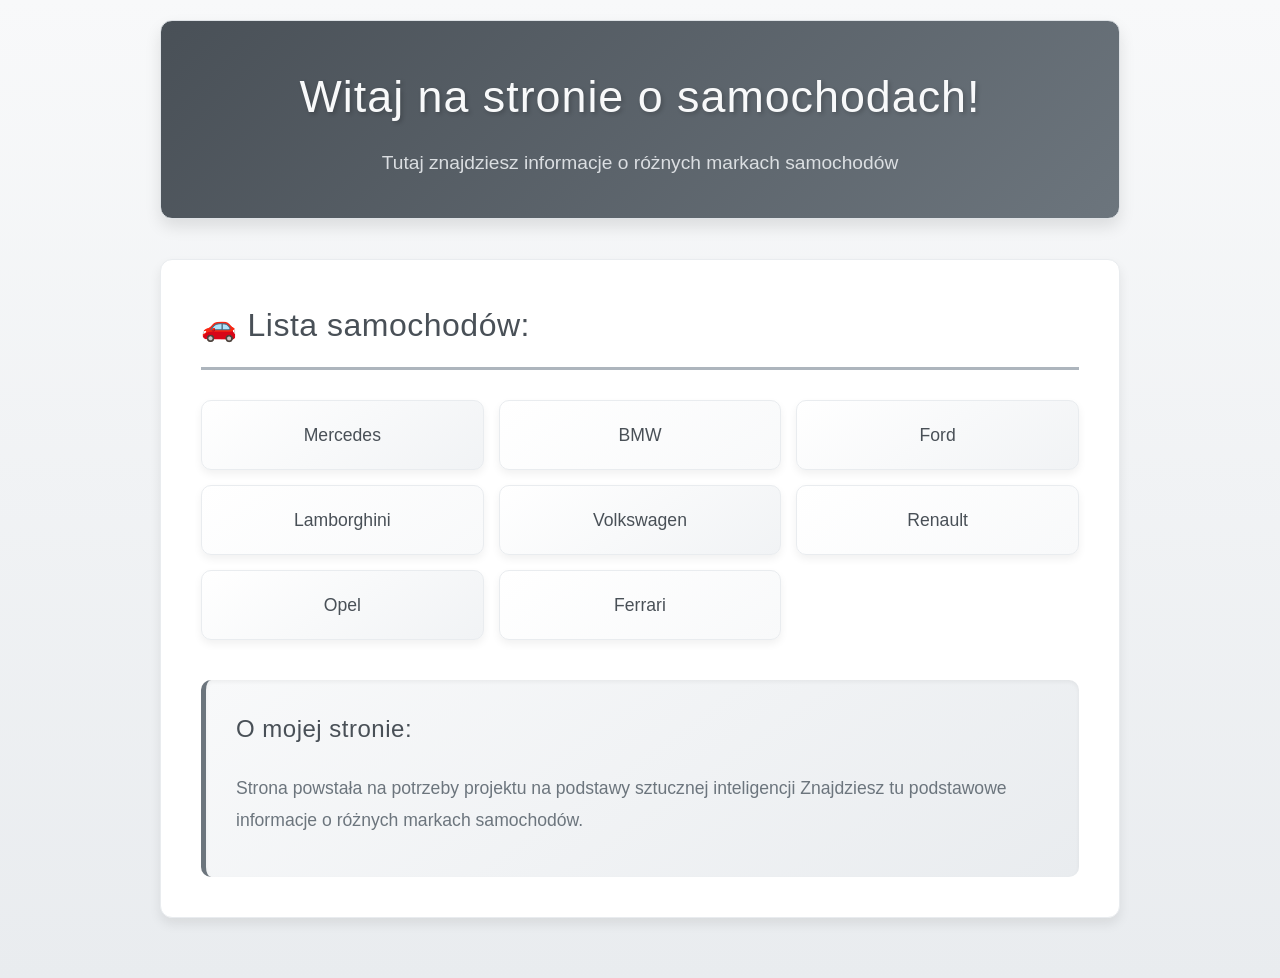
<file: index.html>
<!DOCTYPE html>
<html>
<head>
    <title>Moja strona o samochodach</title>
    <meta charset="UTF-8">
    <link rel="stylesheet" href="style.css">
    <meta name="viewport" content="width=device-width, initial-scale=1.0">
</head>
<body>
    <header>
        <h1>Witaj na stronie o samochodach!</h1>
        <p>Tutaj znajdziesz informacje o różnych markach samochodów</p>
    </header>
    
    <main>
        <h2>Lista samochodów:</h2>
        
        <ul>
            <li><a href="mercedes.html">Mercedes</a></li>
            <li><a href="bmw.html">BMW</a></li>
            <li><a href="ford.html">Ford</a></li>
            <li><a href="lamborghini.html">Lamborghini</a></li>
            <li><a href="volkswagen.html">Volkswagen</a></li>
            <li><a href="renault.html">Renault</a></li>
            <li><a href="opel.html">Opel</a></li>
            <li><a href="ferrari.html">Ferrari</a></li>
        </ul>
        
        <section>
            <h3>O mojej stronie:</h3>
            <p>Strona powstała na potrzeby projektu na podstawy sztucznej inteligencji 
            Znajdziesz tu podstawowe informacje o różnych markach samochodów.</p>
        </section>
    </main>
</body>
</html>
</file>
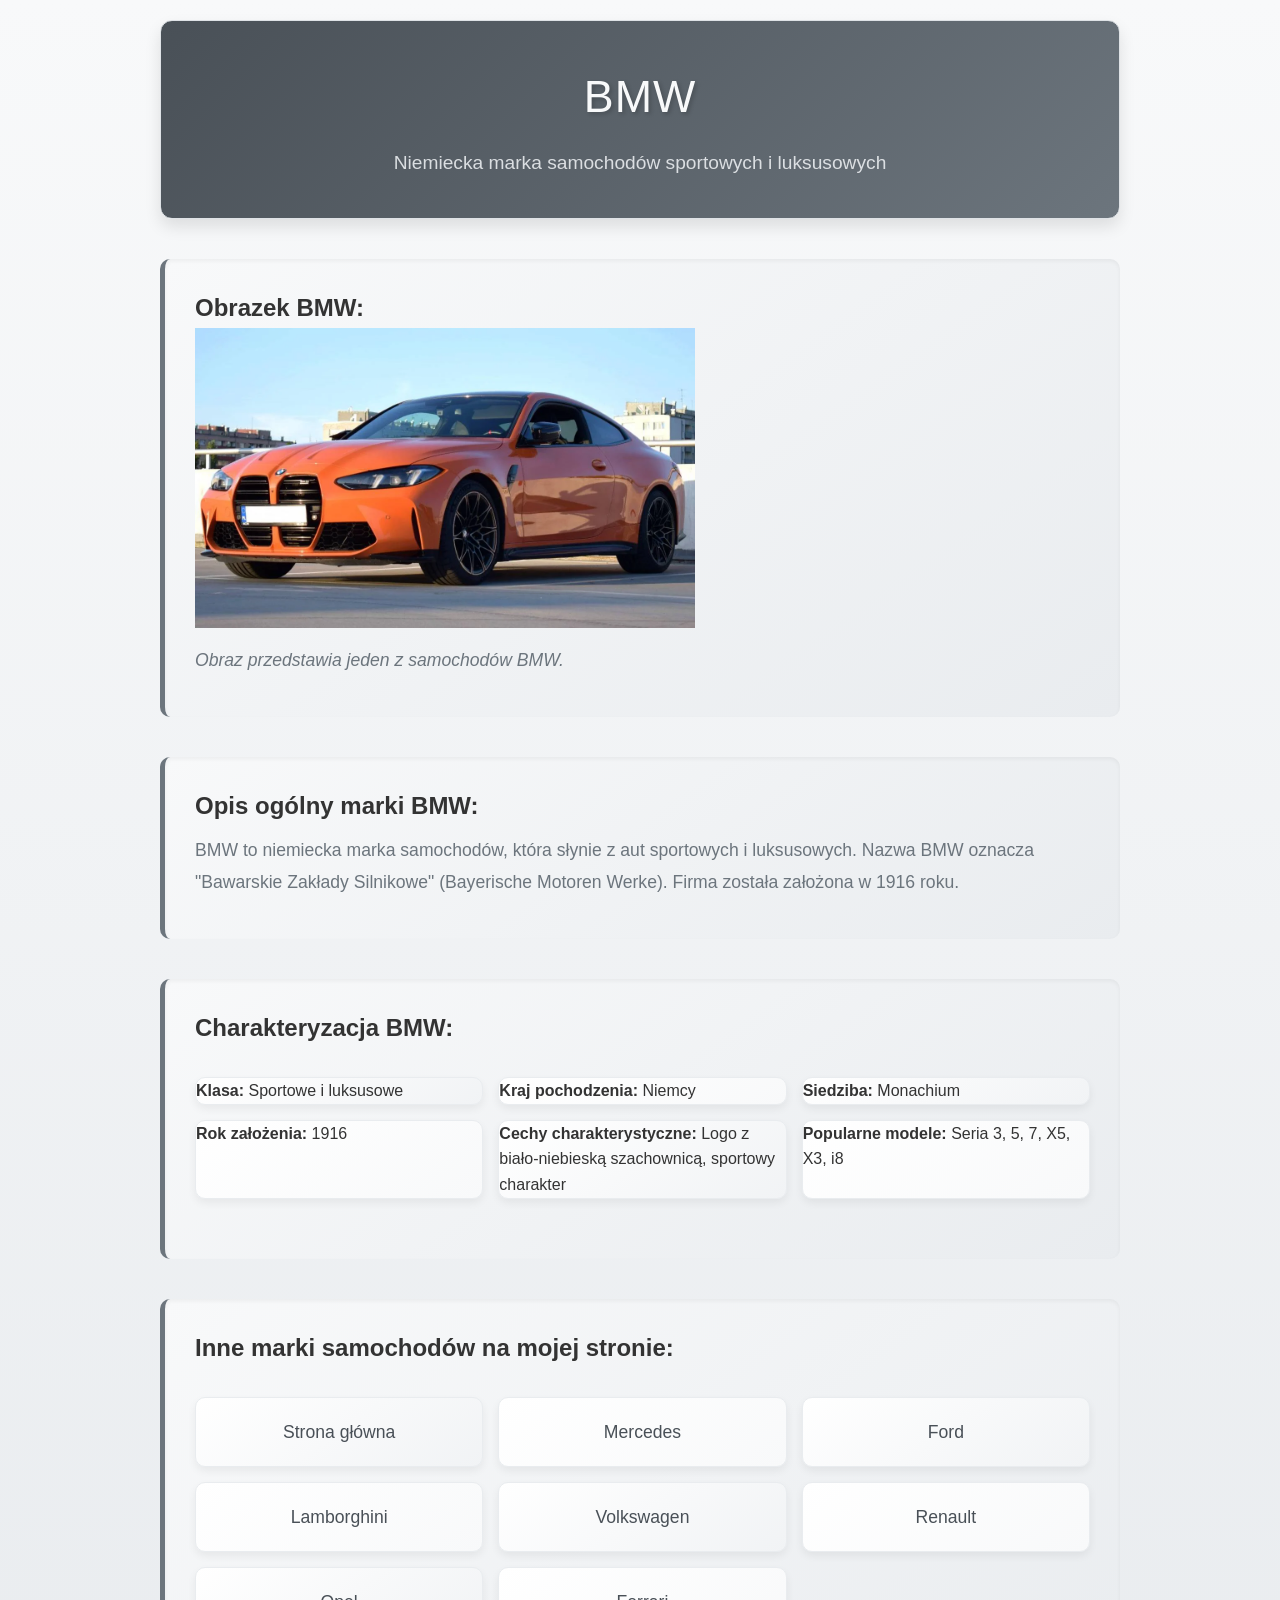
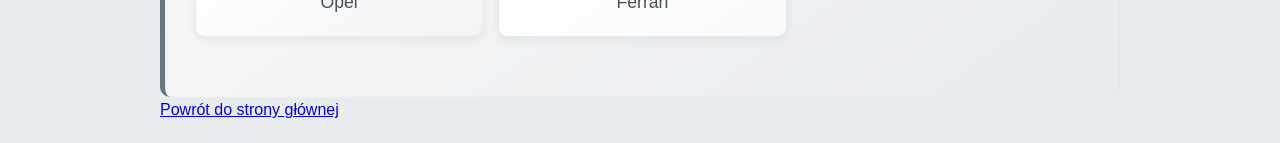
<file: bmw.html>
<!DOCTYPE html>
<html>
<head>
    <title>BMW - moja strona o samochodach</title>
    <meta charset="UTF-8">
    <link rel="stylesheet" href="style.css">
    <meta name="viewport" content="width=device-width, initial-scale=1.0">
</head>
<body>
    <header>
        <h1>BMW</h1>
        <p>Niemiecka marka samochodów sportowych i luksusowych</p>
    </header>
    
    <section>
        <h2>Obrazek BMW:</h2>
        <img src="bmw.jpg" 
             alt="Zdjęcie samochodu BMW" 
             width="500" 
             height="300">
        <p><em>Obraz przedstawia jeden z samochodów BMW.</em></p>
    </section>
    
    <section>
        <h2>Opis ogólny marki BMW:</h2>
        <p>BMW to niemiecka marka samochodów, która słynie z aut sportowych i luksusowych. 
        Nazwa BMW oznacza "Bawarskie Zakłady Silnikowe" (Bayerische Motoren Werke). 
        Firma została założona w 1916 roku.</p>
    </section>
    
    <section>
        <h2>Charakteryzacja BMW:</h2>
        <ul>
            <li><strong>Klasa:</strong> Sportowe i luksusowe</li>
            <li><strong>Kraj pochodzenia:</strong> Niemcy</li>
            <li><strong>Siedziba:</strong> Monachium</li>
            <li><strong>Rok założenia:</strong> 1916</li>
            <li><strong>Cechy charakterystyczne:</strong> Logo z biało-niebieską szachownicą, sportowy charakter</li>
            <li><strong>Popularne modele:</strong> Seria 3, 5, 7, X5, X3, i8</li>
        </ul>
    </section>
    
    <section>
        <h2>Inne marki samochodów na mojej stronie:</h2>
        <ul>
            <li><a href="index.html">Strona główna</a></li>
            <li><a href="mercedes.html">Mercedes</a></li>
            <li><a href="ford.html">Ford</a></li>
            <li><a href="lamborghini.html">Lamborghini</a></li>
            <li><a href="volkswagen.html">Volkswagen</a></li>
            <li><a href="renault.html">Renault</a></li>
            <li><a href="opel.html">Opel</a></li>
            <li><a href="ferrari.html">Ferrari</a></li>
        </ul>
    </section>
    
    <footer>
        <p><a href="index.html">Powrót do strony głównej</a></p>
    </footer>
</body>
</html>
</file>
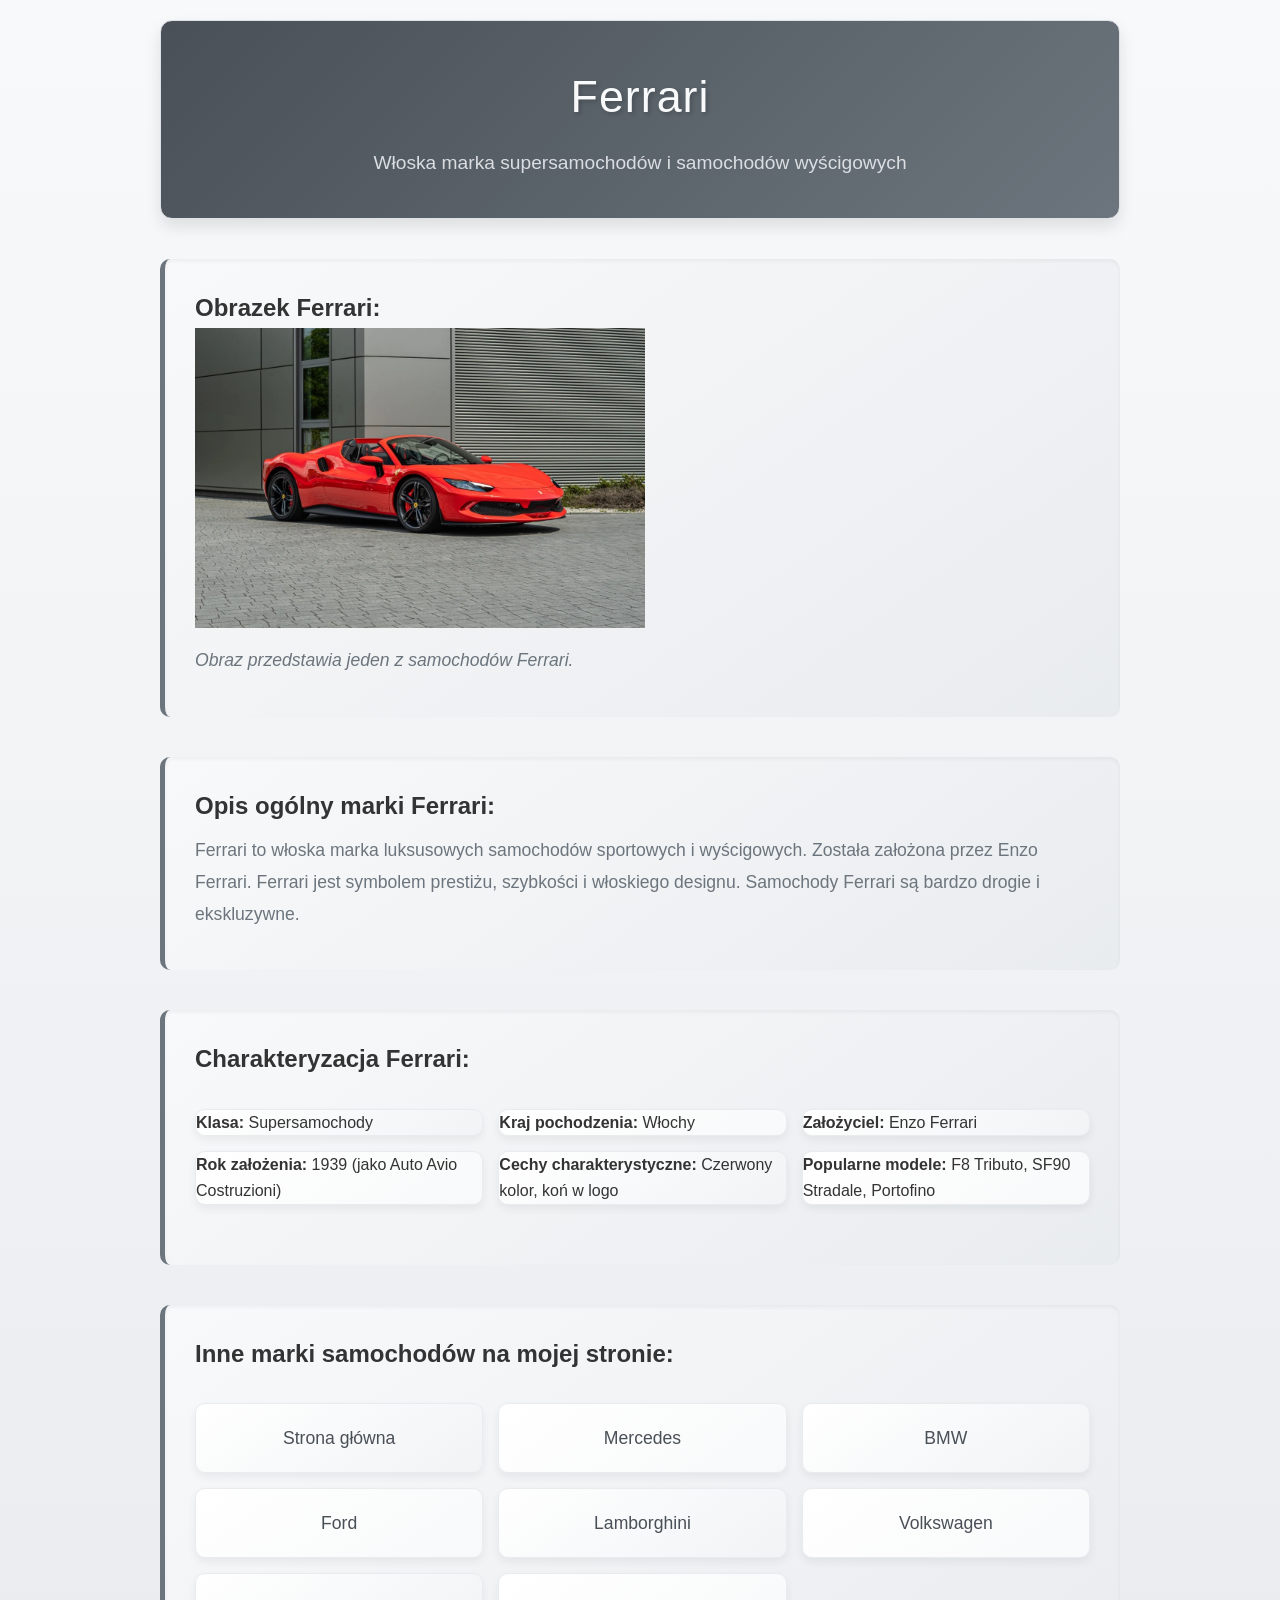
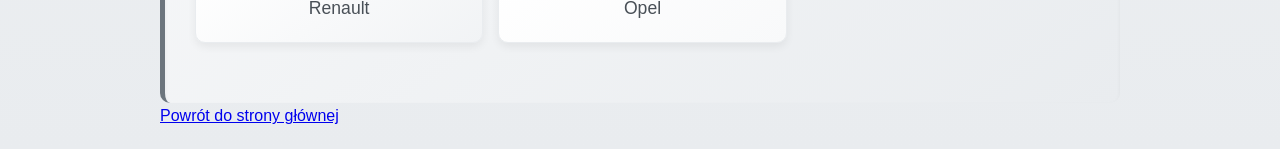
<file: ferrari.html>
<!DOCTYPE html>
<html>
<head>
    <title>Ferrari - moja strona o samochodach</title>
    <meta charset="UTF-8">
    <link rel="stylesheet" href="style.css">
    <meta name="viewport" content="width=device-width, initial-scale=1.0">
</head>
<body>
    <header>
        <h1>Ferrari</h1>
        <p>Włoska marka supersamochodów i samochodów wyścigowych</p>
    </header>
    
    <section>
        <h2>Obrazek Ferrari:</h2>
        <img src="ferrari.jpg" 
             alt="Zdjęcie samochodu Ferrari" 
             width="450" 
             height="300">
        <p><em>Obraz przedstawia jeden z samochodów Ferrari.</em></p>
    </section>
    
    <section>
        <h2>Opis ogólny marki Ferrari:</h2>
        <p>Ferrari to włoska marka luksusowych samochodów sportowych i wyścigowych. 
        Została założona przez Enzo Ferrari. Ferrari jest symbolem prestiżu, 
        szybkości i włoskiego designu. Samochody Ferrari są bardzo drogie i 
        ekskluzywne.</p>
    </section>
    
    <section>
        <h2>Charakteryzacja Ferrari:</h2>
        <ul>
            <li><strong>Klasa:</strong> Supersamochody</li>
            <li><strong>Kraj pochodzenia:</strong> Włochy</li>
            <li><strong>Założyciel:</strong> Enzo Ferrari</li>
            <li><strong>Rok założenia:</strong> 1939 (jako Auto Avio Costruzioni)</li>
            <li><strong>Cechy charakterystyczne:</strong> Czerwony kolor, koń w logo</li>
            <li><strong>Popularne modele:</strong> F8 Tributo, SF90 Stradale, Portofino</li>
        </ul>
    </section>
    
    <section>
        <h2>Inne marki samochodów na mojej stronie:</h2>
        <ul>
            <li><a href="index.html">Strona główna</a></li>
            <li><a href="mercedes.html">Mercedes</a></li>
            <li><a href="bmw.html">BMW</a></li>
            <li><a href="ford.html">Ford</a></li>
            <li><a href="lamborghini.html">Lamborghini</a></li>
            <li><a href="volkswagen.html">Volkswagen</a></li>
            <li><a href="renault.html">Renault</a></li>
            <li><a href="opel.html">Opel</a></li>
        </ul>
    </section>
    
    <footer>
        <p><a href="index.html">Powrót do strony głównej</a></p>
    </footer>
</body>
</html>
</file>
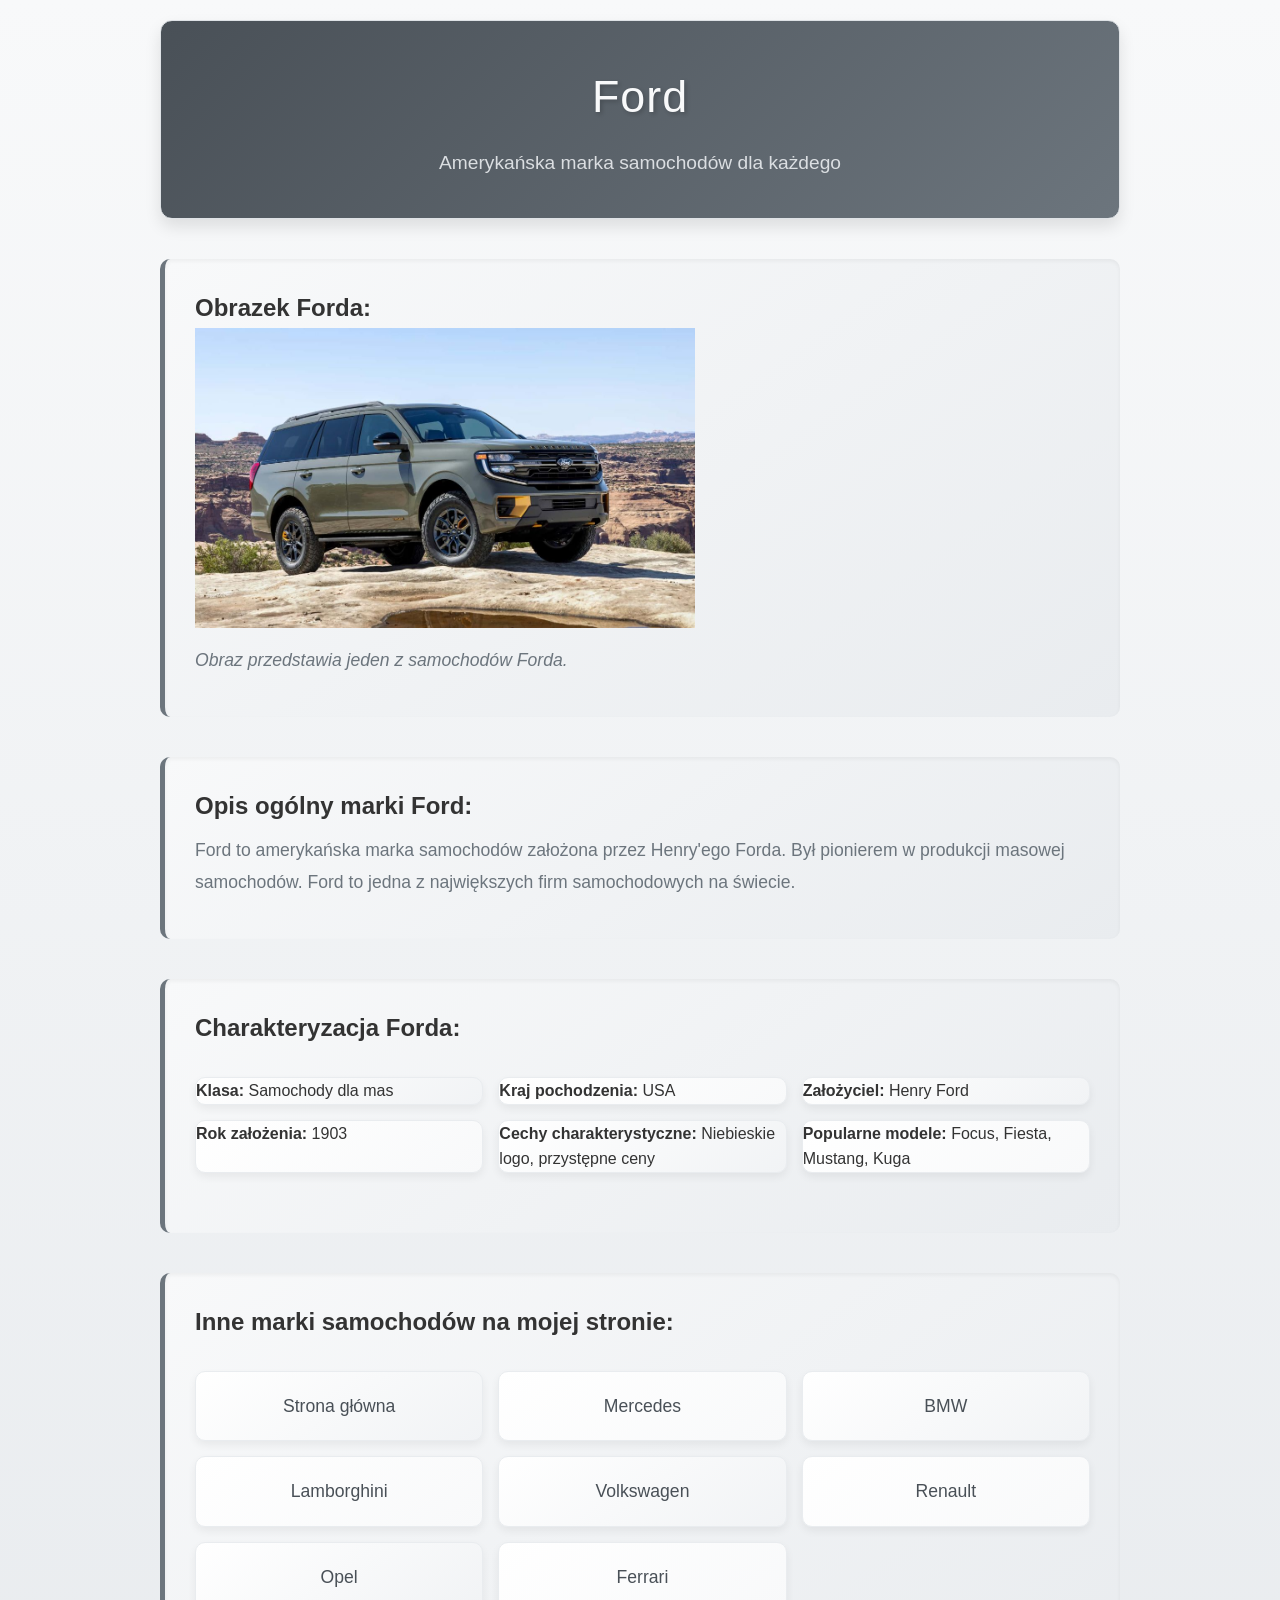
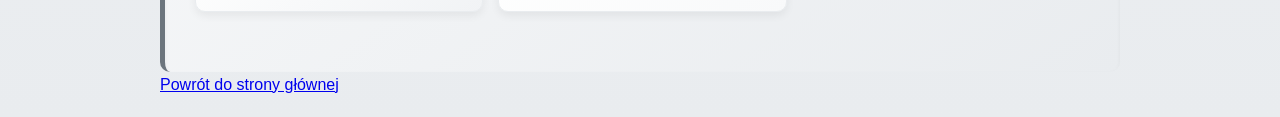
<file: ford.html>
<!DOCTYPE html>
<html>
<head>
    <title>Ford - moja strona o samochodach</title>
    <meta charset="UTF-8">
    <link rel="stylesheet" href="style.css">
    <meta name="viewport" content="width=device-width, initial-scale=1.0">
</head>
<body>
    <header>
        <h1>Ford</h1>
        <p>Amerykańska marka samochodów dla każdego</p>
    </header>
    
    <section>
        <h2>Obrazek Forda:</h2>
        <img src="ford.jpg" 
             alt="Zdjęcie samochodu Ford" 
             width="500" 
             height="300">
        <p><em>Obraz przedstawia jeden z samochodów Forda.</em></p>
    </section>
    
    <section>
        <h2>Opis ogólny marki Ford:</h2>
        <p>Ford to amerykańska marka samochodów założona przez Henry'ego Forda. 
        Był pionierem w produkcji masowej samochodów. Ford to jedna z największych 
        firm samochodowych na świecie.</p>
    </section>
    
    <section>
        <h2>Charakteryzacja Forda:</h2>
        <ul>
            <li><strong>Klasa:</strong> Samochody dla mas</li>
            <li><strong>Kraj pochodzenia:</strong> USA</li>
            <li><strong>Założyciel:</strong> Henry Ford</li>
            <li><strong>Rok założenia:</strong> 1903</li>
            <li><strong>Cechy charakterystyczne:</strong> Niebieskie logo, przystępne ceny</li>
            <li><strong>Popularne modele:</strong> Focus, Fiesta, Mustang, Kuga</li>
        </ul>
    </section>
    
    <section>
        <h2>Inne marki samochodów na mojej stronie:</h2>
        <ul>
            <li><a href="index.html">Strona główna</a></li>
            <li><a href="mercedes.html">Mercedes</a></li>
            <li><a href="bmw.html">BMW</a></li>
            <li><a href="lamborghini.html">Lamborghini</a></li>
            <li><a href="volkswagen.html">Volkswagen</a></li>
            <li><a href="renault.html">Renault</a></li>
            <li><a href="opel.html">Opel</a></li>
            <li><a href="ferrari.html">Ferrari</a></li>
        </ul>
    </section>
    
    <footer>
        <p><a href="index.html">Powrót do strony głównej</a></p>
    </footer>
</body>
</html>
</file>
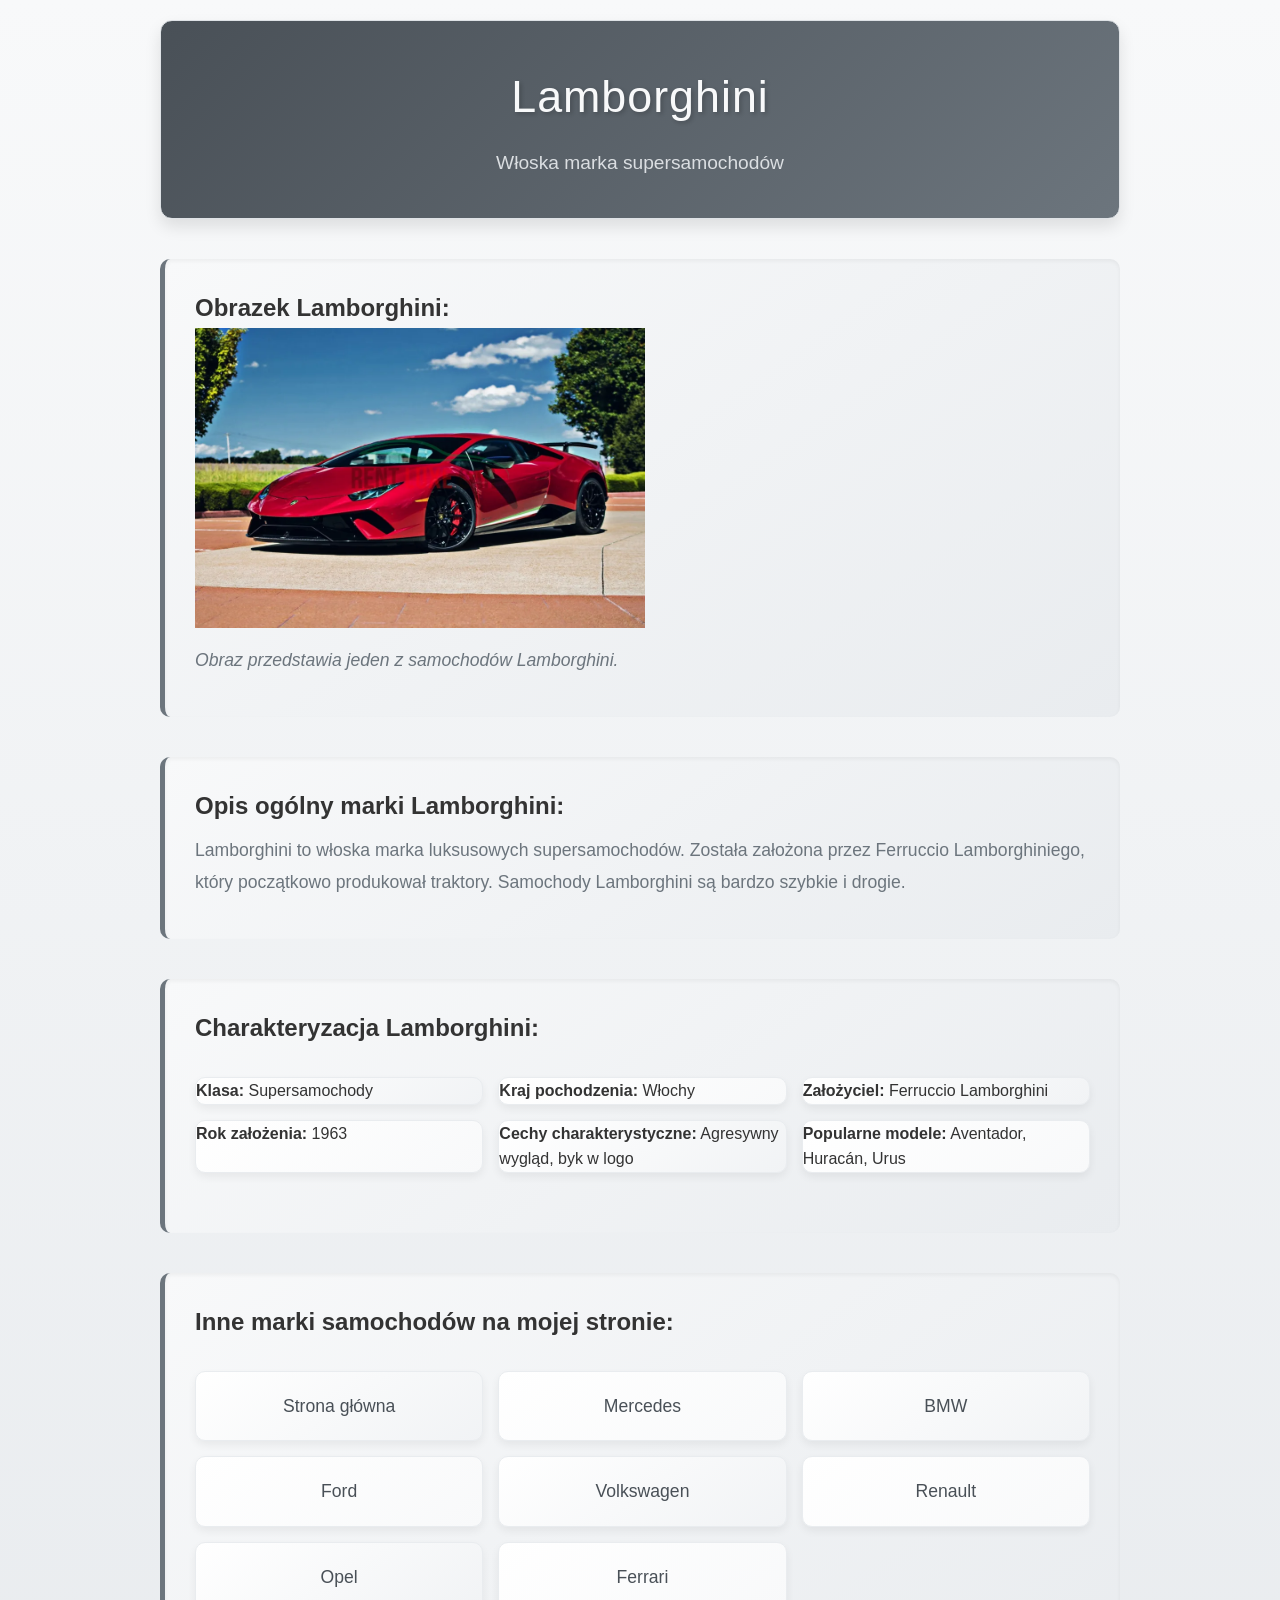
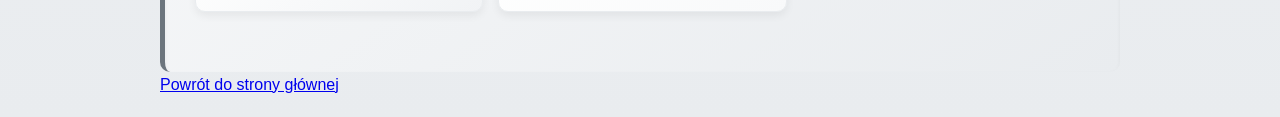
<file: lamborghini.html>
<!DOCTYPE html>
<html>
<head>
    <title>Lamborghini - moja strona o samochodach</title>
    <meta charset="UTF-8">
    <link rel="stylesheet" href="style.css">
    <meta name="viewport" content="width=device-width, initial-scale=1.0">
</head>
<body>
    <header>
        <h1>Lamborghini</h1>
        <p>Włoska marka supersamochodów</p>
    </header>
    
    <section>
        <h2>Obrazek Lamborghini:</h2>
        <img src="lamborghini.jpg" 
             alt="Zdjęcie samochodu Lamborghini" 
             width="450" 
             height="300">
        <p><em>Obraz przedstawia jeden z samochodów Lamborghini.</em></p>
    </section>
    
    <section>
        <h2>Opis ogólny marki Lamborghini:</h2>
        <p>Lamborghini to włoska marka luksusowych supersamochodów. Została założona 
        przez Ferruccio Lamborghiniego, który początkowo produkował traktory. 
        Samochody Lamborghini są bardzo szybkie i drogie.</p>
    </section>
    
    <section>
        <h2>Charakteryzacja Lamborghini:</h2>
        <ul>
            <li><strong>Klasa:</strong> Supersamochody</li>
            <li><strong>Kraj pochodzenia:</strong> Włochy</li>
            <li><strong>Założyciel:</strong> Ferruccio Lamborghini</li>
            <li><strong>Rok założenia:</strong> 1963</li>
            <li><strong>Cechy charakterystyczne:</strong> Agresywny wygląd, byk w logo</li>
            <li><strong>Popularne modele:</strong> Aventador, Huracán, Urus</li>
        </ul>
    </section>
    
    <section>
        <h2>Inne marki samochodów na mojej stronie:</h2>
        <ul>
            <li><a href="index.html">Strona główna</a></li>
            <li><a href="mercedes.html">Mercedes</a></li>
            <li><a href="bmw.html">BMW</a></li>
            <li><a href="ford.html">Ford</a></li>
            <li><a href="volkswagen.html">Volkswagen</a></li>
            <li><a href="renault.html">Renault</a></li>
            <li><a href="opel.html">Opel</a></li>
            <li><a href="ferrari.html">Ferrari</a></li>
        </ul>
    </section>
    
    <footer>
        <p><a href="index.html">Powrót do strony głównej</a></p>
    </footer>
</body>
</html>
</file>
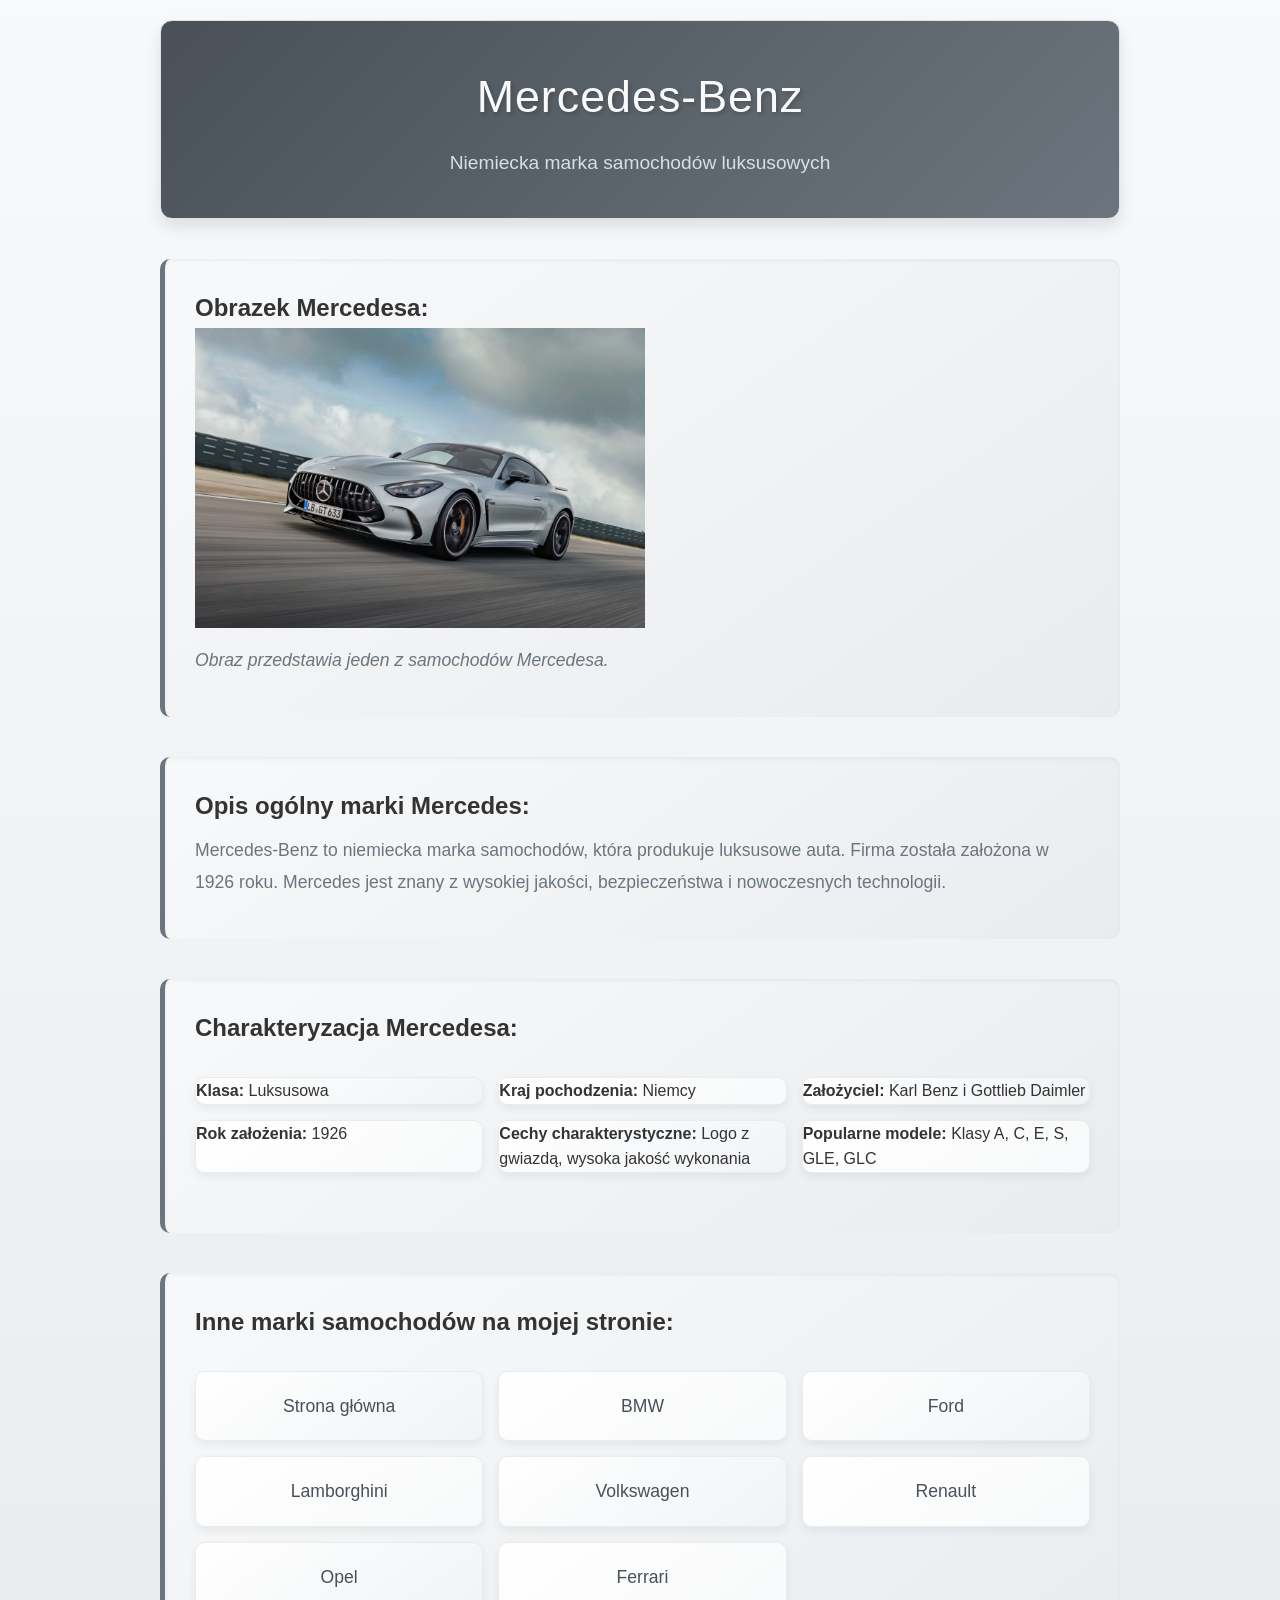
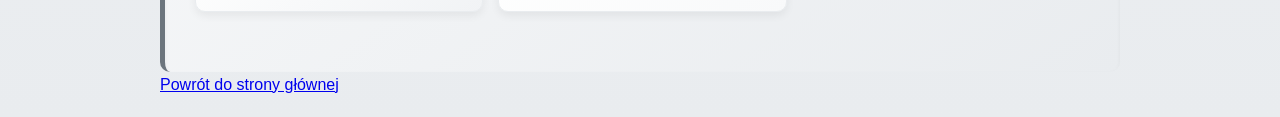
<file: mercedes.html>
<!DOCTYPE html>
<html>
<head>
    <title>Mercedes - moja strona o samochodach</title>
    <meta charset="UTF-8">
    <link rel="stylesheet" href="style.css">
    <meta name="viewport" content="width=device-width, initial-scale=1.0">
</head>
<body>
    <header>
        <h1>Mercedes-Benz</h1>
        <p>Niemiecka marka samochodów luksusowych</p>
    </header>

    <section>
        <h2>Obrazek Mercedesa:</h2>
        <img src="mercedes.jpg" 
             alt="Zdjęcie samochodu Mercedes" 
             width="450" 
             height="300">
             <p><em>Obraz przedstawia jeden z samochodów Mercedesa.</em></p>
    </section>

    <section>
        <h2>Opis ogólny marki Mercedes:</h2>
        <p>Mercedes-Benz to niemiecka marka samochodów, która produkuje luksusowe auta. 
        Firma została założona w 1926 roku. Mercedes jest znany z wysokiej jakości, 
        bezpieczeństwa i nowoczesnych technologii.</p>
    </section>

    <section>
        <h2>Charakteryzacja Mercedesa:</h2>
        <ul>
            <li><strong>Klasa:</strong> Luksusowa</li>
            <li><strong>Kraj pochodzenia:</strong> Niemcy</li>
            <li><strong>Założyciel:</strong> Karl Benz i Gottlieb Daimler</li>
            <li><strong>Rok założenia:</strong> 1926</li>
            <li><strong>Cechy charakterystyczne:</strong> Logo z gwiazdą, wysoka jakość wykonania</li>
            <li><strong>Popularne modele:</strong> Klasy A, C, E, S, GLE, GLC</li>
        </ul>
    </section>
    
    <section>
        <h2>Inne marki samochodów na mojej stronie:</h2>
        <ul>
            <li><a href="index.html">Strona główna</a></li>
            <li><a href="bmw.html">BMW</a></li>
            <li><a href="ford.html">Ford</a></li>
            <li><a href="lamborghini.html">Lamborghini</a></li>
            <li><a href="volkswagen.html">Volkswagen</a></li>
            <li><a href="renault.html">Renault</a></li>
            <li><a href="opel.html">Opel</a></li>
            <li><a href="ferrari.html">Ferrari</a></li>
        </ul>
    </section>
    
    <footer>
        <p><a href="index.html">Powrót do strony głównej</a></p>
    </footer>
</body>
</html>
</file>
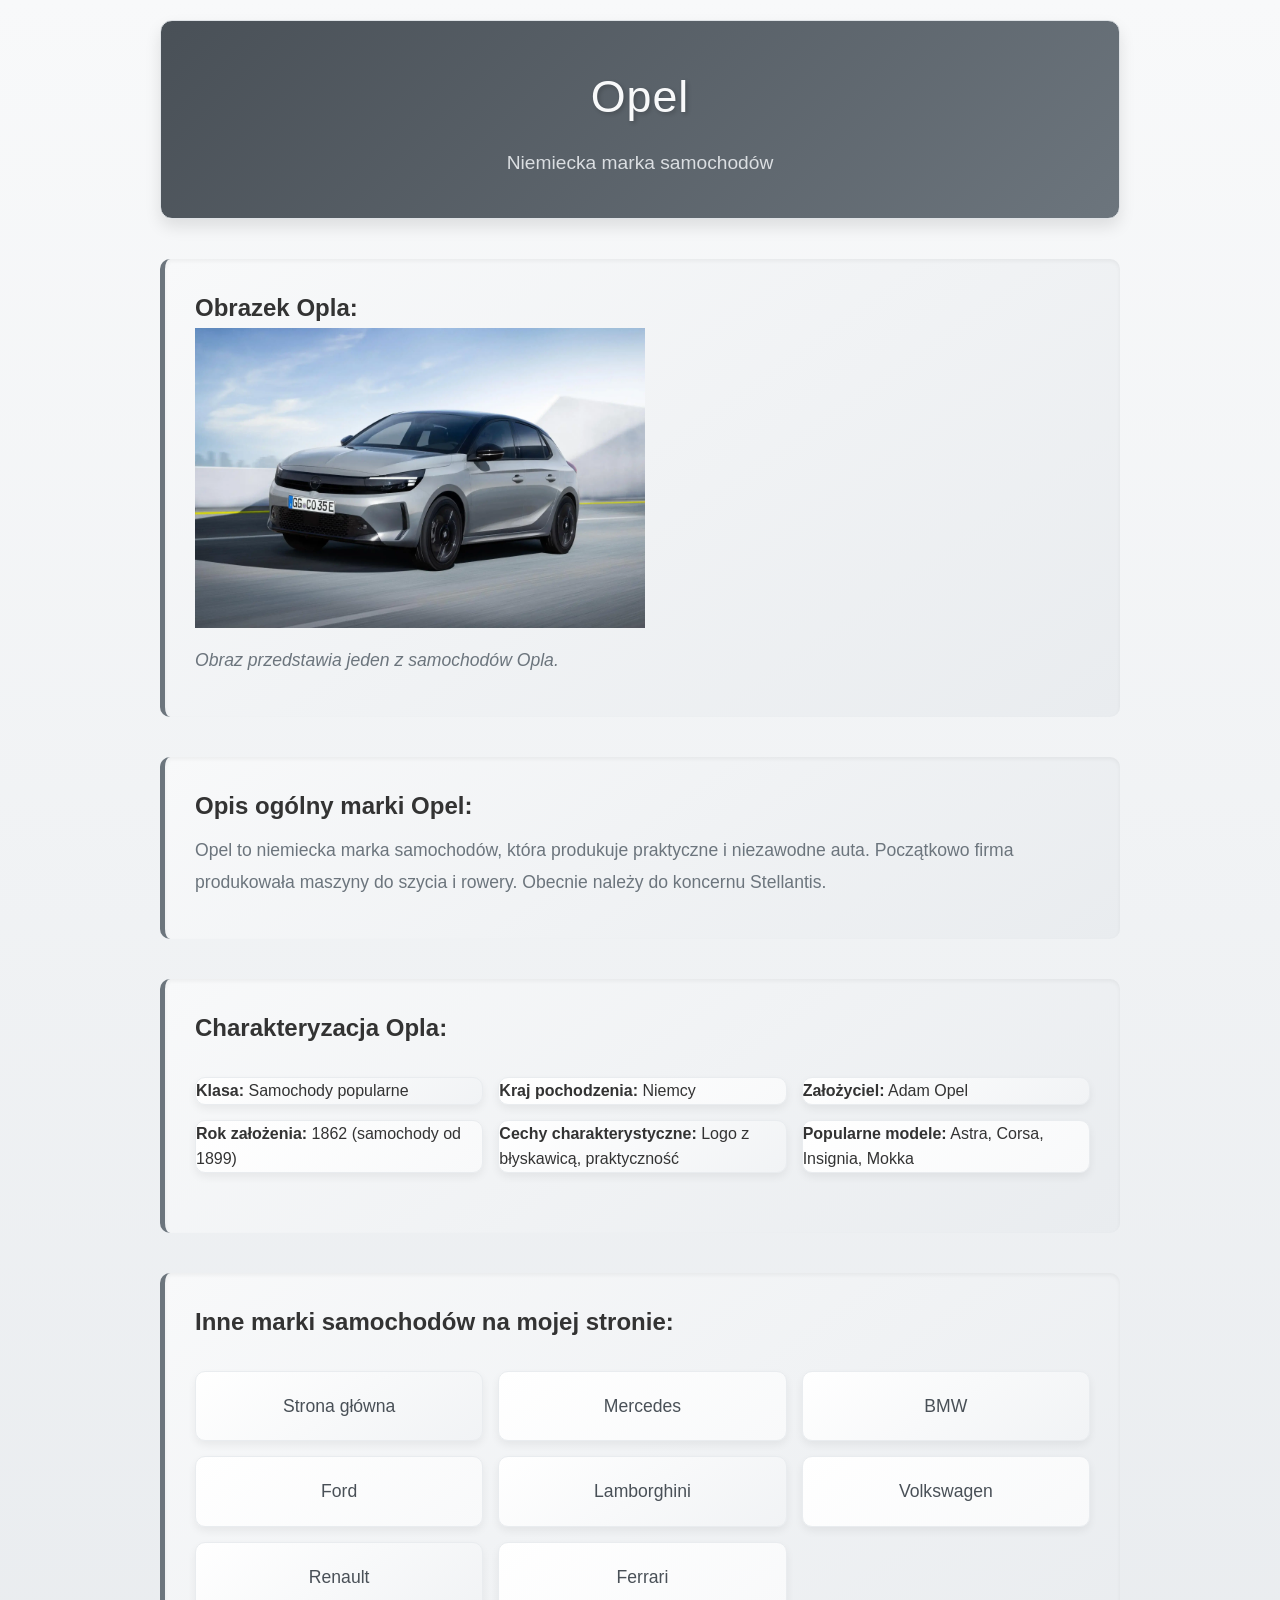
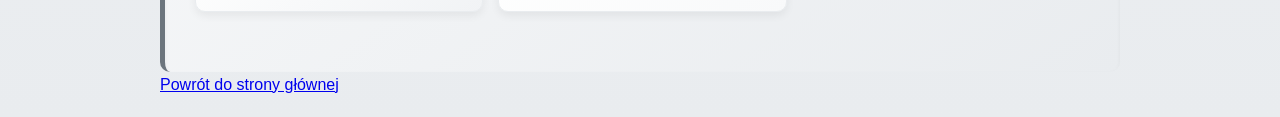
<file: opel.html>
<!DOCTYPE html>
<html>
<head>
    <title>Opel - moja strona o samochodach</title>
    <meta charset="UTF-8">
    <link rel="stylesheet" href="style.css">
    <meta name="viewport" content="width=device-width, initial-scale=1.0">
</head>
<body>
    <header>
        <h1>Opel</h1>
        <p>Niemiecka marka samochodów</p>
    </header>
    
    <section>
        <h2>Obrazek Opla:</h2>
        <img src="opel.jpg" 
             alt="Zdjęcie samochodu Opel" 
             width="450" 
             height="300">
        <p><em>Obraz przedstawia jeden z samochodów Opla.</em></p>
    </section>
    
    <section>
        <h2>Opis ogólny marki Opel:</h2>
        <p>Opel to niemiecka marka samochodów, która produkuje praktyczne i 
        niezawodne auta. Początkowo firma produkowała maszyny do szycia i rowery. 
        Obecnie należy do koncernu Stellantis.</p>
    </section>
    
    <section>
        <h2>Charakteryzacja Opla:</h2>
        <ul>
            <li><strong>Klasa:</strong> Samochody popularne</li>
            <li><strong>Kraj pochodzenia:</strong> Niemcy</li>
            <li><strong>Założyciel:</strong> Adam Opel</li>
            <li><strong>Rok założenia:</strong> 1862 (samochody od 1899)</li>
            <li><strong>Cechy charakterystyczne:</strong> Logo z błyskawicą, praktyczność</li>
            <li><strong>Popularne modele:</strong> Astra, Corsa, Insignia, Mokka</li>
        </ul>
    </section>
    
    <section>
        <h2>Inne marki samochodów na mojej stronie:</h2>
        <ul>
            <li><a href="index.html">Strona główna</a></li>
            <li><a href="mercedes.html">Mercedes</a></li>
            <li><a href="bmw.html">BMW</a></li>
            <li><a href="ford.html">Ford</a></li>
            <li><a href="lamborghini.html">Lamborghini</a></li>
            <li><a href="volkswagen.html">Volkswagen</a></li>
            <li><a href="renault.html">Renault</a></li>
            <li><a href="ferrari.html">Ferrari</a></li>
        </ul>
    </section>
    
    <footer>
        <p><a href="index.html">Powrót do strony głównej</a></p>
    </footer>
</body>
</html>
</file>
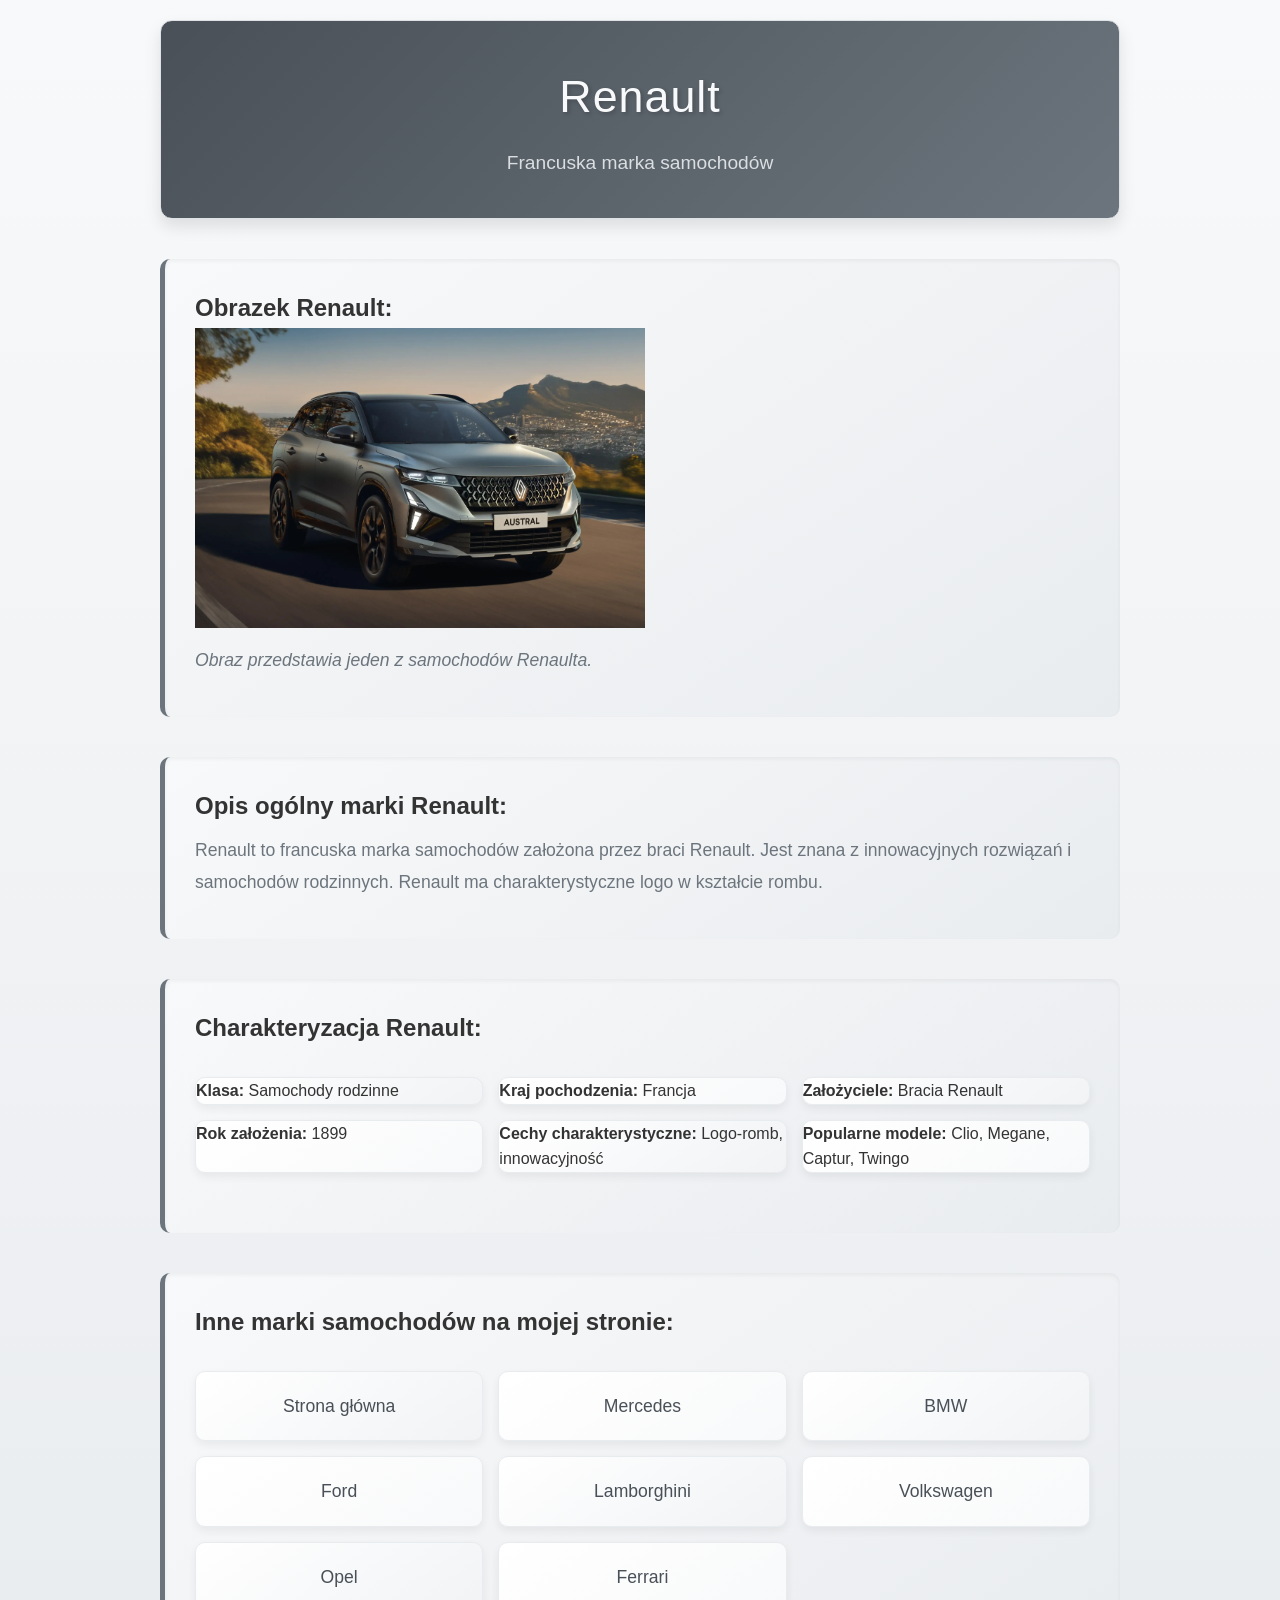
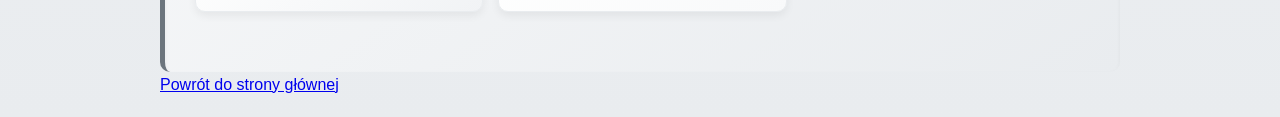
<file: renault.html>
<!DOCTYPE html>
<html>
<head>
    <title>Renault - moja strona o samochodach</title>
    <meta charset="UTF-8">
    <link rel="stylesheet" href="style.css">
    <meta name="viewport" content="width=device-width, initial-scale=1.0">
</head>
<body>
    <header>
        <h1>Renault</h1>
        <p>Francuska marka samochodów</p>
    </header>
    
    <section>
        <h2>Obrazek Renault:</h2>
        <img src="renault.jpg" 
             alt="Zdjęcie samochodu Renault" 
             width="450" 
             height="300">
        <p><em>Obraz przedstawia jeden z samochodów Renaulta.</em></p>
    </section>
    
    <section>
        <h2>Opis ogólny marki Renault:</h2>
        <p>Renault to francuska marka samochodów założona przez braci Renault. 
        Jest znana z innowacyjnych rozwiązań i samochodów rodzinnych. Renault ma 
        charakterystyczne logo w kształcie rombu.</p>
    </section>
    
    <section>
        <h2>Charakteryzacja Renault:</h2>
        <ul>
            <li><strong>Klasa:</strong> Samochody rodzinne</li>
            <li><strong>Kraj pochodzenia:</strong> Francja</li>
            <li><strong>Założyciele:</strong> Bracia Renault</li>
            <li><strong>Rok założenia:</strong> 1899</li>
            <li><strong>Cechy charakterystyczne:</strong> Logo-romb, innowacyjność</li>
            <li><strong>Popularne modele:</strong> Clio, Megane, Captur, Twingo</li>
        </ul>
    </section>
    
    <section>
        <h2>Inne marki samochodów na mojej stronie:</h2>
        <ul>
            <li><a href="index.html">Strona główna</a></li>
            <li><a href="mercedes.html">Mercedes</a></li>
            <li><a href="bmw.html">BMW</a></li>
            <li><a href="ford.html">Ford</a></li>
            <li><a href="lamborghini.html">Lamborghini</a></li>
            <li><a href="volkswagen.html">Volkswagen</a></li>
            <li><a href="opel.html">Opel</a></li>
            <li><a href="ferrari.html">Ferrari</a></li>
        </ul>
    </section>
    
    <footer>
        <p><a href="index.html">Powrót do strony głównej</a></p>
    </footer>
</body>
</html>
</file>
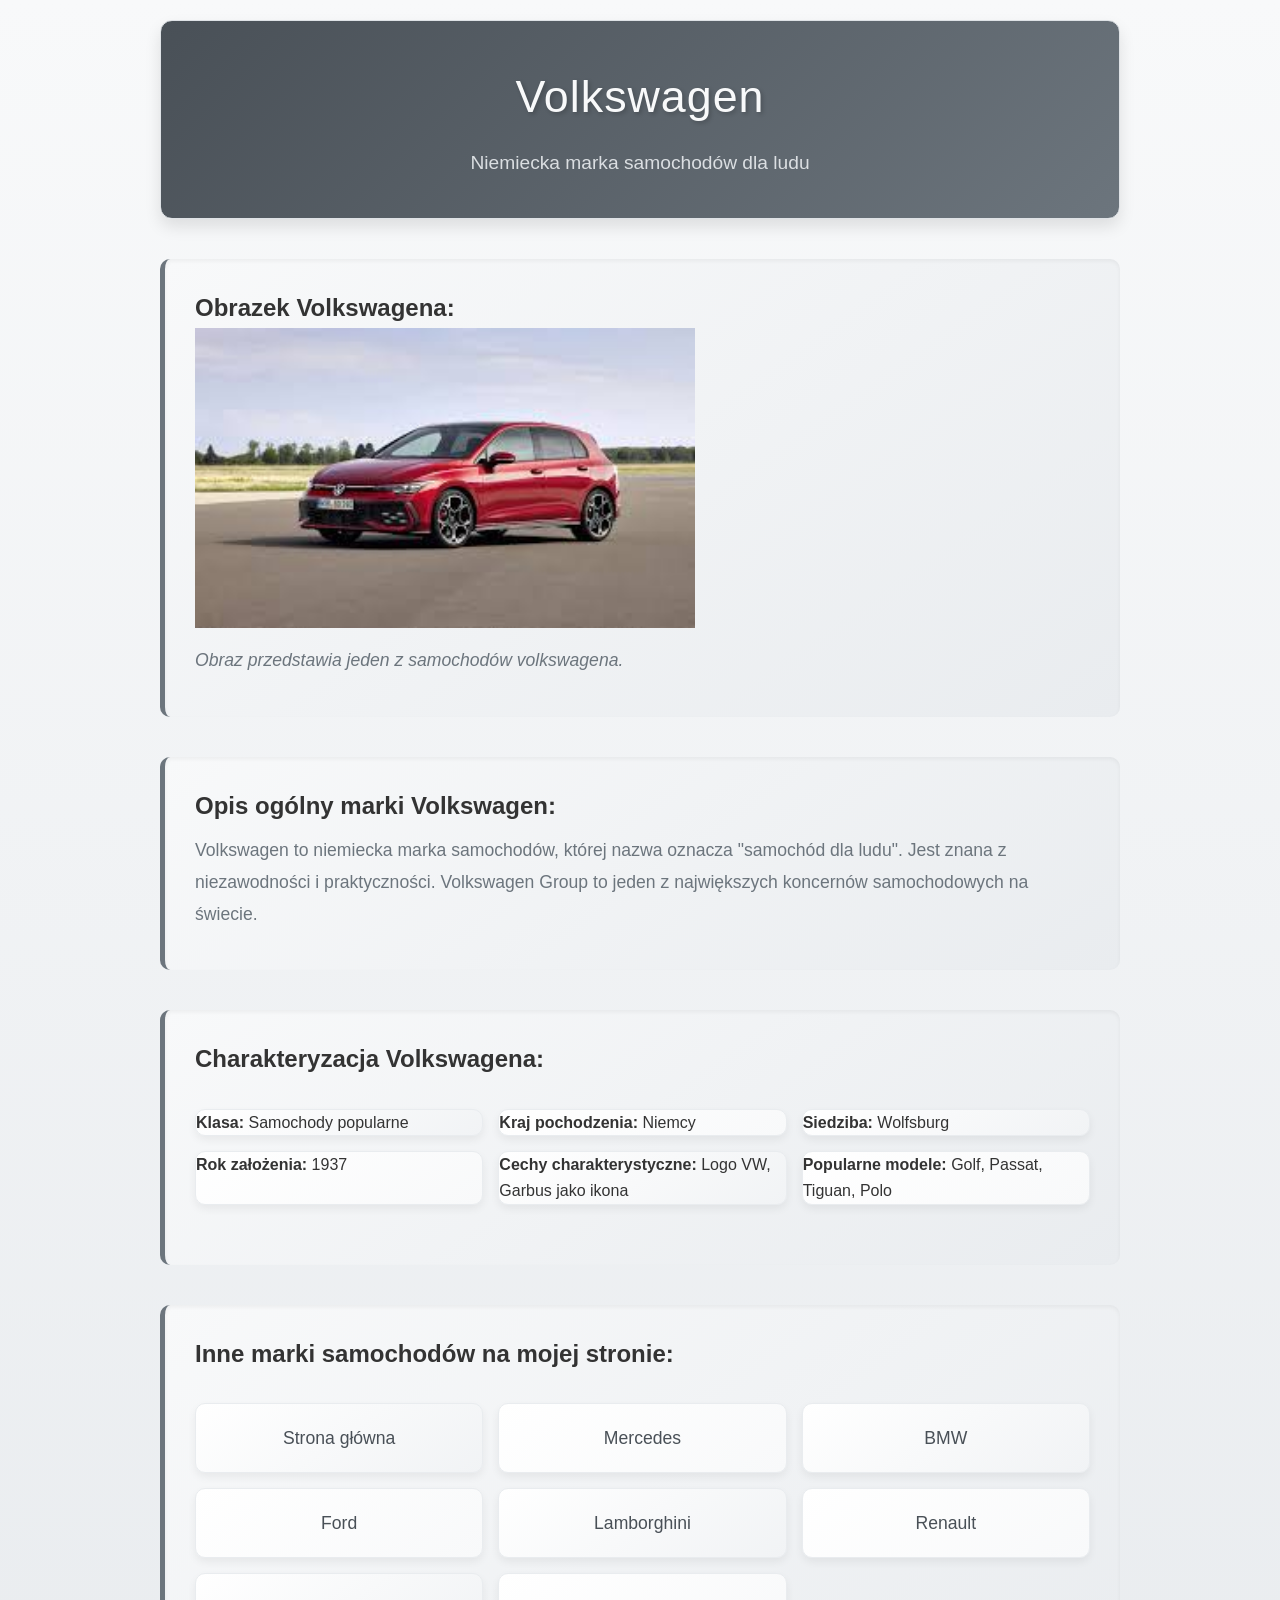
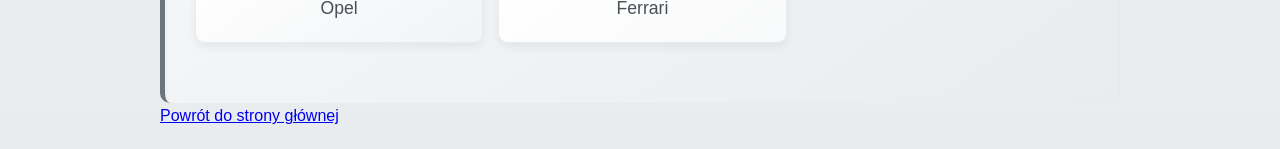
<file: volkswagen.html>
<!DOCTYPE html>
<html>
<head>
    <title>Volkswagen - moja strona o samochodach</title>
    <meta charset="UTF-8">
    <link rel="stylesheet" href="style.css">
    <meta name="viewport" content="width=device-width, initial-scale=1.0">
</head>
<body>
    <header>
        <h1>Volkswagen</h1>
        <p>Niemiecka marka samochodów dla ludu</p>
    </header>
    
    <section>
        <h2>Obrazek Volkswagena:</h2>
        <img src="volkswagen.jpg" 
             alt="Zdjęcie samochodu Volkswagen" 
             width="500" 
             height="300">
        <p><em>Obraz przedstawia jeden z samochodów volkswagena.</em></p>
    </section>
    
    <section>
        <h2>Opis ogólny marki Volkswagen:</h2>
        <p>Volkswagen to niemiecka marka samochodów, której nazwa oznacza "samochód dla ludu". 
        Jest znana z niezawodności i praktyczności. Volkswagen Group to jeden z 
        największych koncernów samochodowych na świecie.</p>
    </section>
    
    <section>
        <h2>Charakteryzacja Volkswagena:</h2>
        <ul>
            <li><strong>Klasa:</strong> Samochody popularne</li>
            <li><strong>Kraj pochodzenia:</strong> Niemcy</li>
            <li><strong>Siedziba:</strong> Wolfsburg</li>
            <li><strong>Rok założenia:</strong> 1937</li>
            <li><strong>Cechy charakterystyczne:</strong> Logo VW, Garbus jako ikona</li>
            <li><strong>Popularne modele:</strong> Golf, Passat, Tiguan, Polo</li>
        </ul>
    </section>
    
    <section>
        <h2>Inne marki samochodów na mojej stronie:</h2>
        <ul>
            <li><a href="index.html">Strona główna</a></li>
            <li><a href="mercedes.html">Mercedes</a></li>
            <li><a href="bmw.html">BMW</a></li>
            <li><a href="ford.html">Ford</a></li>
            <li><a href="lamborghini.html">Lamborghini</a></li>
            <li><a href="renault.html">Renault</a></li>
            <li><a href="opel.html">Opel</a></li>
            <li><a href="ferrari.html">Ferrari</a></li>
        </ul>
    </section>
    
    <footer>
        <p><a href="index.html">Powrót do strony głównej</a></p>
    </footer>
</body>
</html>
</file>
<file: style.css>
/* ===== PODSTAWOWE USTAWIENIA ===== */
* {
    margin: 0;
    padding: 0;
    box-sizing: border-box;
}

body {
    font-family: 'Segoe UI', Tahoma, Geneva, Verdana, sans-serif;
    line-height: 1.6;
    background-color: #f8f9fa;
    color: #333;
    max-width: 1000px;
    margin: 0 auto;
    padding: 20px;
    background-image: linear-gradient(to bottom, #f8f9fa, #e9ecef);
    min-height: 100vh;
}

/* ===== NAGŁÓWEK ===== */
header {
    background: linear-gradient(135deg, #495057, #6c757d);
    color: white;
    text-align: center;
    padding: 40px 20px;
    border-radius: 12px;
    margin-bottom: 40px;
    box-shadow: 0 8px 16px rgba(0,0,0,0.1);
    border: 1px solid #dee2e6;
}

header h1 {
    font-size: 2.8rem;
    margin-bottom: 15px;
    font-weight: 300;
    letter-spacing: 1px;
    color: #f8f9fa;
    text-shadow: 2px 2px 4px rgba(0,0,0,0.2);
}

header p {
    font-size: 1.2rem;
    opacity: 0.9;
    color: #e9ecef;
    font-weight: 300;
}

/* ===== GŁÓWNA ZAWARTOŚĆ ===== */
main {
    background: white;
    padding: 40px;
    border-radius: 12px;
    box-shadow: 0 6px 12px rgba(0,0,0,0.08);
    margin-bottom: 40px;
    border: 1px solid #e9ecef;
}

main h2 {
    color: #495057;
    font-size: 2rem;
    margin-bottom: 25px;
    padding-bottom: 15px;
    border-bottom: 3px solid #adb5bd;
    font-weight: 300;
    letter-spacing: 0.5px;
}

/* ===== LISTA SAMOCHODÓW ===== */
ul {
    list-style: none;
    display: grid;
    grid-template-columns: repeat(auto-fit, minmax(220px, 1fr));
    gap: 15px;
    margin: 30px 0;
}

ul li {
    background: linear-gradient(145deg, #ffffff, #f8f9fa);
    border-radius: 10px;
    overflow: hidden;
    box-shadow: 0 4px 8px rgba(0,0,0,0.06);
    transition: all 0.3s ease;
    border: 1px solid #e9ecef;
    position: relative;
}

ul li:hover {
    transform: translateY(-5px);
    box-shadow: 0 8px 16px rgba(0,0,0,0.12);
    border-color: #adb5bd;
}

ul li a {
    display: block;
    padding: 20px 15px;
    text-decoration: none;
    color: #495057;
    text-align: center;
    font-weight: 500;
    font-size: 1.1rem;
    transition: all 0.3s ease;
    position: relative;
    z-index: 1;
}

ul li a:hover {
    color: #212529;
    background-color: rgba(108, 117, 125, 0.05);
}

ul li::before {
    content: '→';
    position: absolute;
    right: 15px;
    top: 50%;
    transform: translateY(-50%);
    color: #adb5bd;
    font-size: 1.2rem;
    opacity: 0;
    transition: opacity 0.3s ease;
}

ul li:hover::before {
    opacity: 1;
}

/* ===== SEKCJA OPISU ===== */
section {
    margin-top: 40px;
    padding: 30px;
    background: linear-gradient(145deg, #f8f9fa, #e9ecef);
    border-radius: 10px;
    border-left: 5px solid #6c757d;
    box-shadow: inset 0 2px 4px rgba(0,0,0,0.05);
}

section h3 {
    color: #495057;
    font-size: 1.5rem;
    margin-bottom: 15px;
    font-weight: 400;
    letter-spacing: 0.5px;
}

section p {
    color: #6c757d;
    font-size: 1.1rem;
    line-height: 1.8;
    padding: 10px 0;
}

/* ===== EFEKTY DODATKOWE ===== */
main h2::before {
    content: '🚗';
    margin-right: 10px;
    font-size: 1.8rem;
}

ul li:nth-child(odd) {
    background: linear-gradient(145deg, #ffffff, #f1f3f5);
}

ul li:nth-child(even) {
    background: linear-gradient(145deg, #ffffff, #f8f9fa);
}

/* ===== RESPONSYWNOŚĆ ===== */
@media (max-width: 768px) {
    body {
        padding: 15px;
    }
    
    header {
        padding: 30px 15px;
        margin-bottom: 30px;
    }
    
    header h1 {
        font-size: 2.2rem;
    }
    
    main {
        padding: 25px;
    }
    
    main h2 {
        font-size: 1.7rem;
    }
    
    ul {
        grid-template-columns: repeat(auto-fit, minmax(180px, 1fr));
        gap: 12px;
    }
    
    section {
        padding: 20px;
    }
}

@media (max-width: 480px) {
    header h1 {
        font-size: 1.8rem;
    }
    
    ul {
        grid-template-columns: 1fr;
    }
    
    ul li a {
        padding: 18px;
    }
}
</file>
